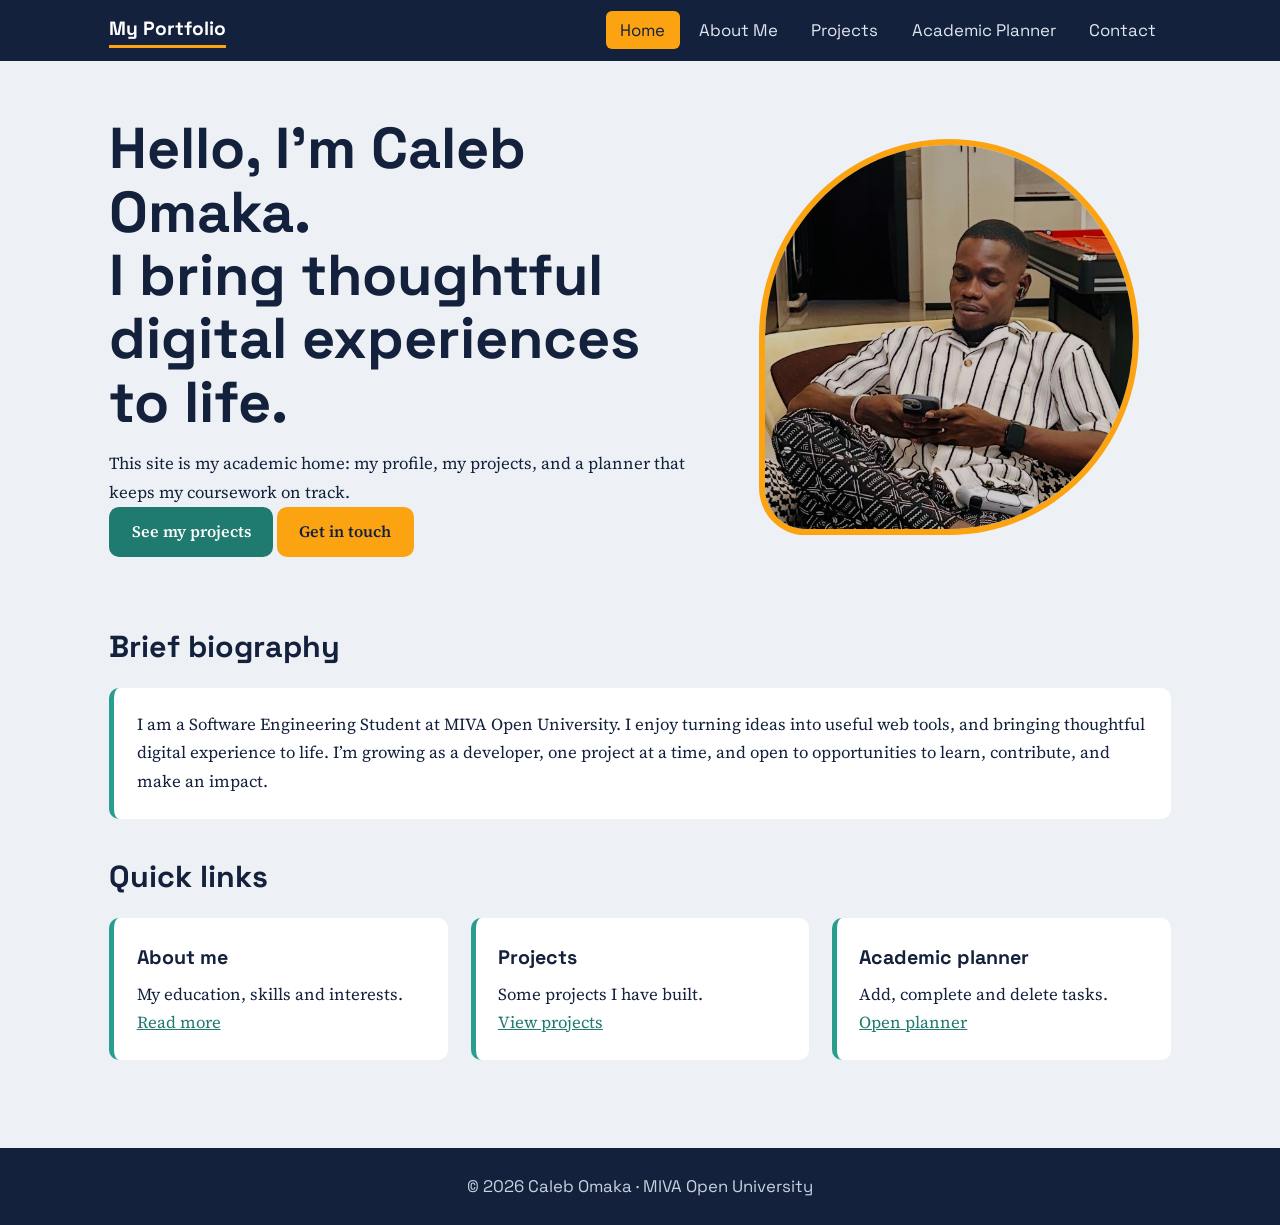
<file: index.html>
<!DOCTYPE html>
<html lang="en">
<head>
<meta charset="UTF-8">
<meta name="viewport" content="width=device-width, initial-scale=1">
<meta name="description" content="Student portfolio and academic management website">
<title>Home | Student Portfolio</title>
<link rel="preconnect" href="https://fonts.googleapis.com">
<link href="https://fonts.googleapis.com/css2?family=Source+Serif+4:wght@400;600&family=Space+Grotesk:wght@500;700&display=swap" rel="stylesheet">
<link rel="stylesheet" href="css/style.css">
</head>
<body data-page="index">
<header>
<nav aria-label="Main navigation">
<a class="logo" href="index.html">My Portfolio</a>
<button class="menu-btn" id="menu-btn" aria-label="Toggle menu" aria-expanded="false">&#9776;</button>
<ul id="menu"><li><a href="index.html" class=active aria-current=page>Home</a></li><li><a href="about.html">About Me</a></li><li><a href="projects.html">Projects</a></li><li><a href="planner.html">Academic Planner</a></li><li><a href="contact.html">Contact</a></li></ul>
</nav>
</header>
<main>
<section class="hero">
<div>
<h1>Hello, I'm Caleb Omaka.<br> I bring thoughtful digital experiences to life.</h1>
<p>This site is my academic home: my profile, my projects, and a planner that keeps my coursework on track.</p>
<p><a class="btn" href="projects.html">See my projects</a> <a class="btn alt" href="contact.html">Get in touch</a></p>
</div>
<img src="images/mypic.jpg" alt="Photograph of Your Name">
</section>
<section>
<h2>Brief biography</h2>
<article class="card">
<p>I am a Software Engineering Student at MIVA Open University. I enjoy turning ideas into useful web tools, and bringing thoughtful digital experience to life. 
    I’m growing as a developer, one project at a time, and open to opportunities to learn, contribute, and make an impact.</p>
</article>
</section>
<section>
<h2>Quick links</h2>
<div class="grid">
<div class="card"><h3>About me</h3><p>My education, skills and interests.</p><a href="about.html">Read more</a></div>
<div class="card"><h3>Projects</h3><p>Some projects I have built.</p><a href="projects.html">View projects</a></div>
<div class="card"><h3>Academic planner</h3><p>Add, complete and delete tasks.</p><a href="planner.html">Open planner</a></div>
</div>
</section>
</main>
<footer><p>&copy; 2026 Caleb Omaka &middot;  MIVA Open University</p></footer>
<script src="js/script.js"></script>
</body>
</html>
</file>
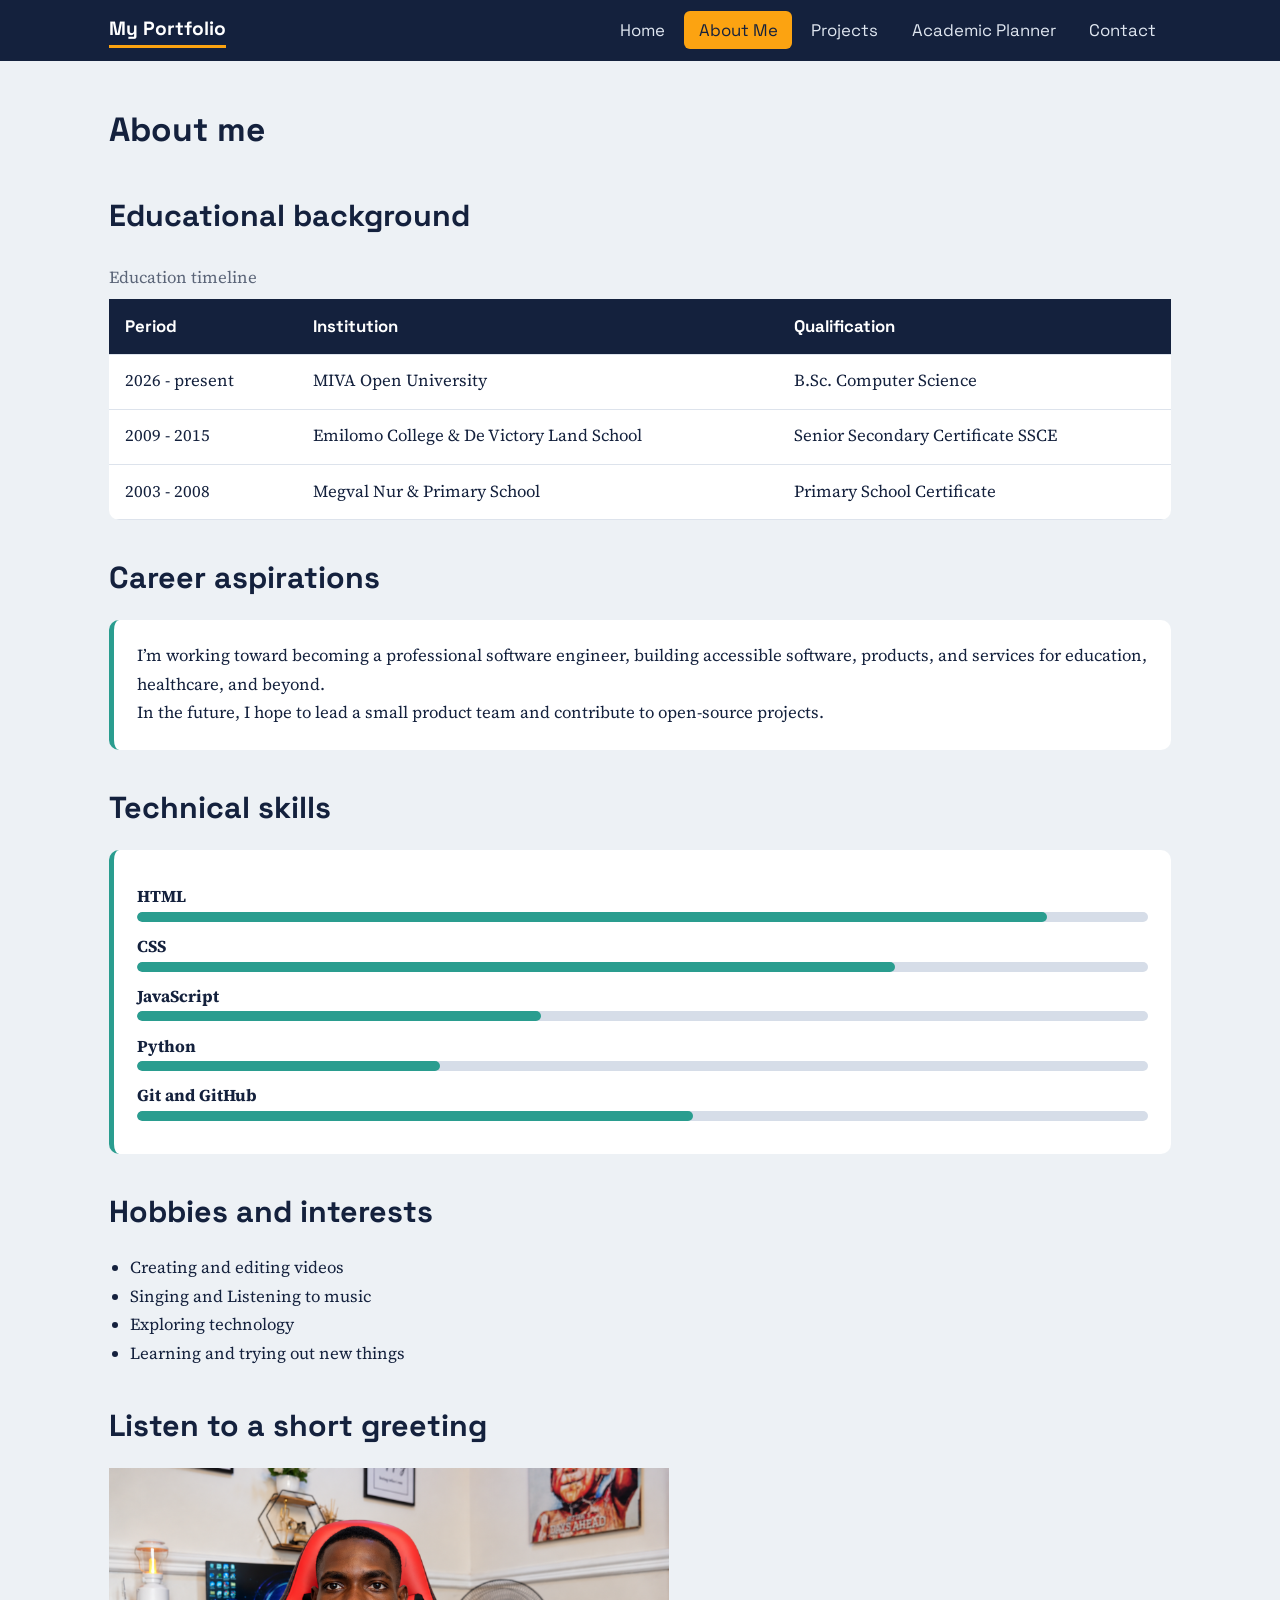
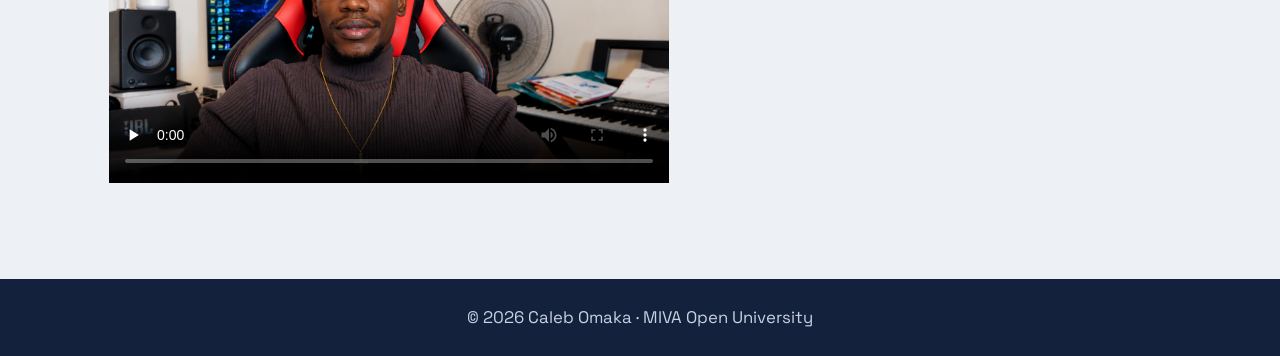
<file: about.html>
<!DOCTYPE html>
<html lang="en">
<head>
<meta charset="UTF-8">
<meta name="viewport" content="width=device-width, initial-scale=1">
<meta name="description" content="Student portfolio and academic management website">
<title>About Me | Student Portfolio</title>
<link rel="preconnect" href="https://fonts.googleapis.com">
<link href="https://fonts.googleapis.com/css2?family=Source+Serif+4:wght@400;600&family=Space+Grotesk:wght@500;700&display=swap" rel="stylesheet">
<link rel="stylesheet" href="css/style.css">
</head>
<body data-page="about">
<header>
<nav aria-label="Main navigation">
<a class="logo" href="index.html">My Portfolio</a>
<button class="menu-btn" id="menu-btn" aria-label="Toggle menu" aria-expanded="false">&#9776;</button>
<ul id="menu"><li><a href="index.html">Home</a></li><li><a href="about.html" class=active aria-current=page>About Me</a></li><li><a href="projects.html">Projects</a></li><li><a href="planner.html">Academic Planner</a></li><li><a href="contact.html">Contact</a></li></ul>
</nav>
</header>
<main>
<h1>About me</h1>
<section>
<h2>Educational background</h2>
<table>
<caption class="empty">Education timeline</caption>
<thead><tr><th scope="col">Period</th><th scope="col">Institution</th><th scope="col">Qualification</th></tr></thead>
<tbody>
<tr><td>2026 - present</td><td>MIVA Open University</td><td>B.Sc. Computer Science</td></tr>
<tr><td>2009 - 2015</td><td>Emilomo College & De Victory Land School</td><td>Senior Secondary Certificate SSCE</td></tr>
<tr><td>2003 - 2008</td><td>Megval Nur & Primary School</td><td>Primary School Certificate </td></tr>
</tbody>
</table>
</section>
<section>
<h2>Career aspirations</h2>
<article class="card"><p>I’m working toward becoming a professional software engineer, building accessible software, products, and services for education, healthcare, and beyond. <br> In the future, I hope to lead a small product team and contribute to open-source projects.</p></article>
</section>
<section>
<h2>Technical skills</h2>
<div class="card">
<div class="skill"><strong>HTML</strong><div class="bar"><span style="width:90%"></span></div></div>
<div class="skill"><strong>CSS</strong><div class="bar"><span style="width:75%"></span></div></div>
<div class="skill"><strong>JavaScript</strong><div class="bar"><span style="width:40%"></span></div></div>
<div class="skill"><strong>Python</strong><div class="bar"><span style="width:30%"></span></div></div>
<div class="skill"><strong>Git and GitHub</strong><div class="bar"><span style="width:55%"></span></div></div>
</div>
</section>
<section>
<h2>Hobbies and interests</h2>
<ul class="list">
<li>Creating and editing videos</li>
<li>Singing and Listening to music</li>
<li>Exploring technology</li>
<li>Learning and trying out new things</li>
</ul>
</section>
<section class="media">
<h2>Listen to a short greeting</h2>

<video controls poster="images/thumbnail.png" preload="none"><source src="media/intro.mp4" type="video/mp4">Add your introduction video as media/intro.mp4.</video>
</section>
</main>
<footer><p>&copy; 2026 Caleb Omaka &middot;  MIVA Open University</p></footer>
<script src="js/script.js"></script>
</body>
</html>
</file>
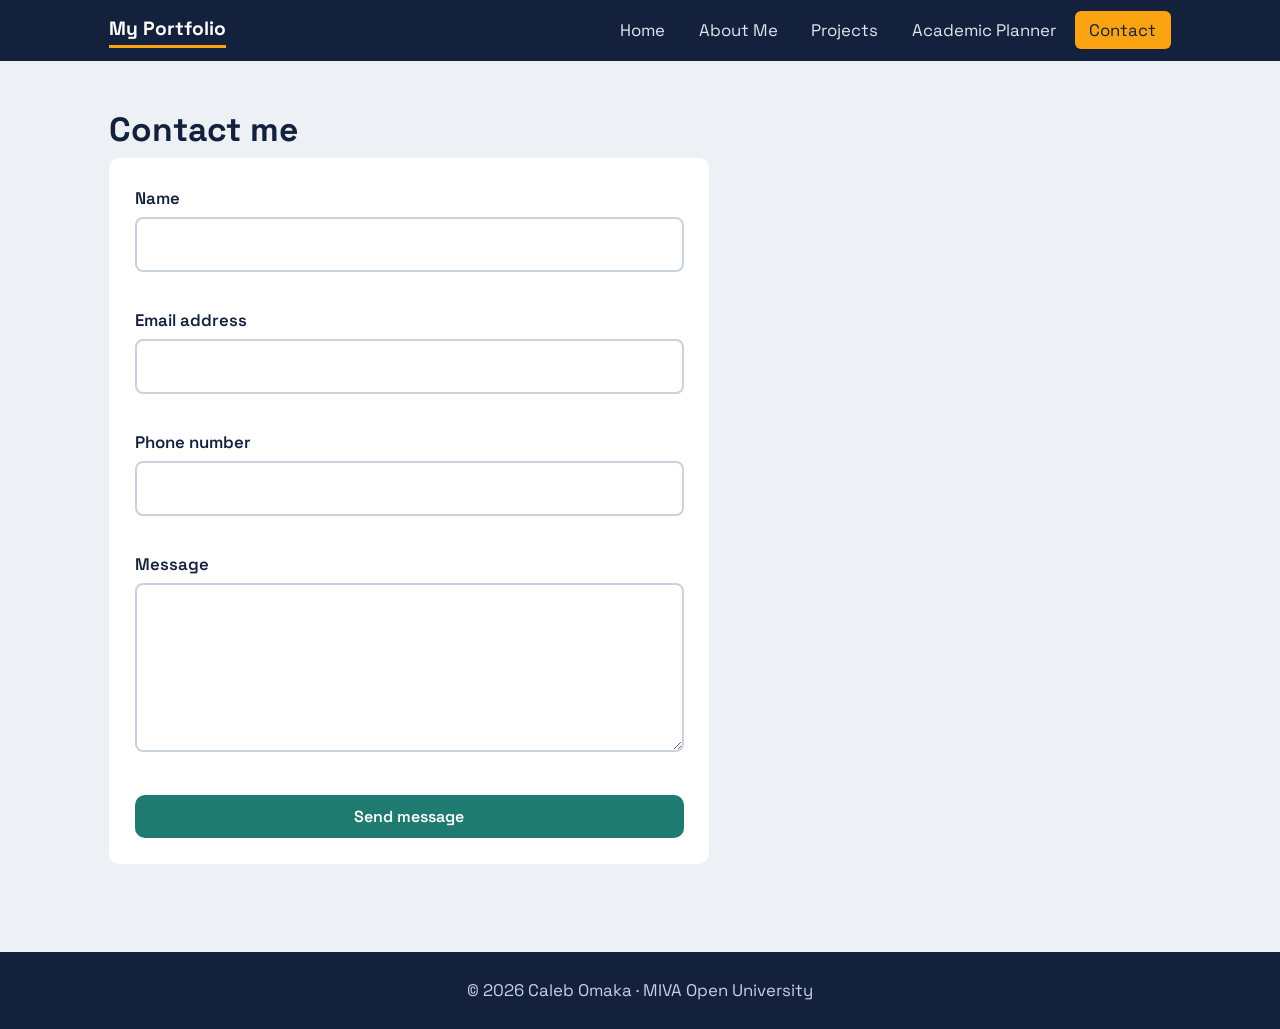
<file: contact.html>
<!DOCTYPE html>
<html lang="en">
<head>
<meta charset="UTF-8">
<meta name="viewport" content="width=device-width, initial-scale=1">
<meta name="description" content="Student portfolio and academic management website">
<title>Contact | Student Portfolio</title>
<link rel="preconnect" href="https://fonts.googleapis.com">
<link href="https://fonts.googleapis.com/css2?family=Source+Serif+4:wght@400;600&family=Space+Grotesk:wght@500;700&display=swap" rel="stylesheet">
<link rel="stylesheet" href="css/style.css">
</head>
<body data-page="contact">
<header>
<nav aria-label="Main navigation">
<a class="logo" href="index.html">My Portfolio</a>
<button class="menu-btn" id="menu-btn" aria-label="Toggle menu" aria-expanded="false">&#9776;</button>
<ul id="menu"><li><a href="index.html">Home</a></li><li><a href="about.html">About Me</a></li><li><a href="projects.html">Projects</a></li><li><a href="planner.html">Academic Planner</a></li><li><a href="contact.html" class=active aria-current=page>Contact</a></li></ul>
</nav>
</header>
<main>
<h1>Contact me</h1>
<div class="success" id="success" role="status">Thanks! Your message has been checked and is ready to send.</div>
<form id="contact-form" novalidate>
<div><label for="name">Name</label><input type="text" id="name" name="name"><p class="error" id="name-error"></p></div>
<div><label for="email">Email address</label><input type="email" id="email" name="email"><p class="error" id="email-error"></p></div>
<div><label for="phone">Phone number</label><input type="text" id="phone" name="phone" inputmode="numeric"><p class="error" id="phone-error"></p></div>
<div><label for="message">Message</label><textarea id="message" name="message" rows="5"></textarea><p class="error" id="message-error"></p></div>
<button class="btn" type="submit">Send message</button>
</form>
</main>
<footer><p>&copy; 2026 Caleb Omaka &middot;  MIVA Open University</p></footer>
<script src="js/script.js"></script>
</body>
</html>
</file>
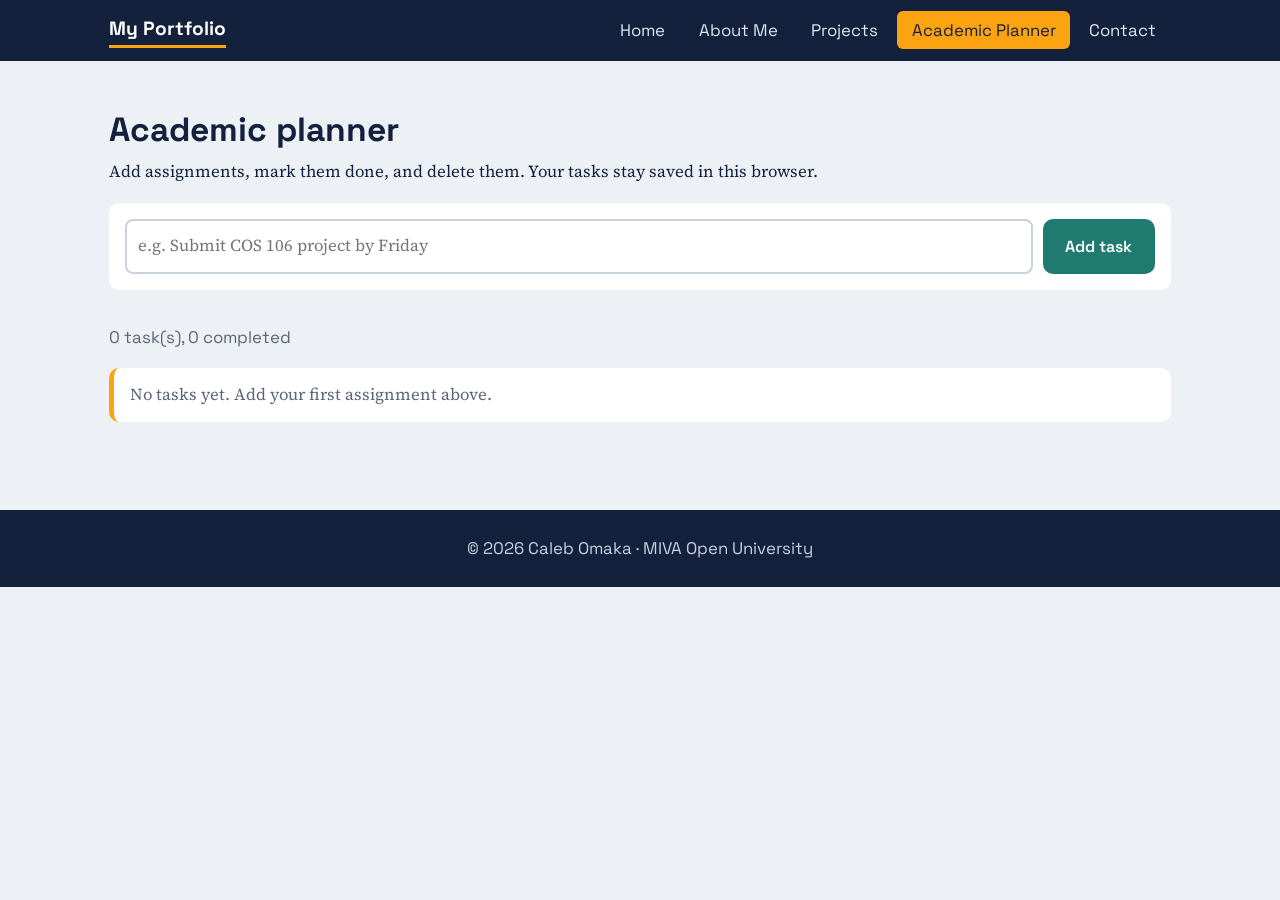
<file: planner.html>
<!DOCTYPE html>
<html lang="en">
<head>
<meta charset="UTF-8">
<meta name="viewport" content="width=device-width, initial-scale=1">
<meta name="description" content="Student portfolio and academic management website">
<title>Academic Planner | Student Portfolio</title>
<link rel="preconnect" href="https://fonts.googleapis.com">
<link href="https://fonts.googleapis.com/css2?family=Source+Serif+4:wght@400;600&family=Space+Grotesk:wght@500;700&display=swap" rel="stylesheet">
<link rel="stylesheet" href="css/style.css">
</head>
<body data-page="planner">
<header>
<nav aria-label="Main navigation">
<a class="logo" href="index.html">My Portfolio</a>
<button class="menu-btn" id="menu-btn" aria-label="Toggle menu" aria-expanded="false">&#9776;</button>
<ul id="menu"><li><a href="index.html">Home</a></li><li><a href="about.html">About Me</a></li><li><a href="projects.html">Projects</a></li><li><a href="planner.html" class=active aria-current=page>Academic Planner</a></li><li><a href="contact.html">Contact</a></li></ul>
</nav>
</header>
<main>
<h1>Academic planner</h1>
<p>Add assignments, mark them done, and delete them. Your tasks stay saved in this browser.</p>
<form id="task-form" class="add-row" style="max-width:none;padding:1rem;margin-top:1rem" novalidate>
<label for="task-input" style="position:absolute;left:-9999px">New task</label>
<input type="text" id="task-input" placeholder="e.g. Submit COS 106 project by Friday" maxlength="120">
<button class="btn" type="submit">Add task</button>
</form>
<p class="error" id="task-error" role="alert"></p>
<p class="stats" id="stats"></p>
<ul id="task-list" aria-live="polite"></ul>
</main>
<footer><p>&copy; 2026 Caleb Omaka &middot;  MIVA Open University</p></footer>
<script src="js/script.js"></script>
</body>
</html>
</file>
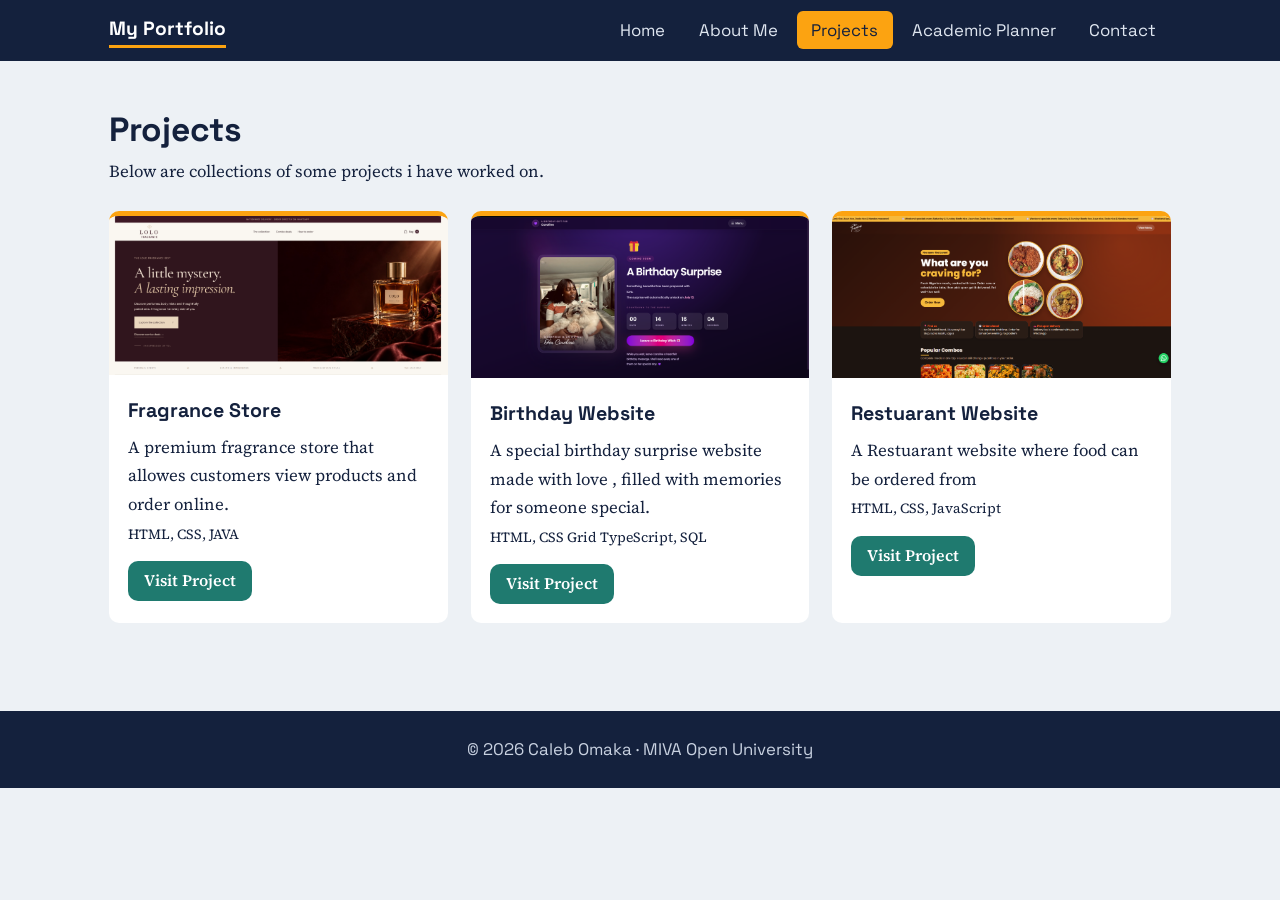
<file: projects.html>
<!DOCTYPE html>
<html lang="en">
<head>
<meta charset="UTF-8">
<meta name="viewport" content="width=device-width, initial-scale=1">
<meta name="description" content="Student portfolio and academic management website">
<title>Projects | Student Portfolio</title>
<link rel="preconnect" href="https://fonts.googleapis.com">
<link href="https://fonts.googleapis.com/css2?family=Source+Serif+4:wght@400;600&family=Space+Grotesk:wght@500;700&display=swap" rel="stylesheet">
<link rel="stylesheet" href="css/style.css">
</head>
<body data-page="projects">
<header>
<nav aria-label="Main navigation">
<a class="logo" href="index.html">My Portfolio</a>
<button class="menu-btn" id="menu-btn" aria-label="Toggle menu" aria-expanded="false">&#9776;</button>
<ul id="menu"><li><a href="index.html">Home</a></li><li><a href="about.html">About Me</a></li><li><a href="projects.html" class=active aria-current=page>Projects</a></li><li><a href="planner.html">Academic Planner</a></li><li><a href="contact.html">Contact</a></li></ul>
</nav>
</header>
<main>
<h1>Projects</h1><p>Below are collections of some projects i have worked on.</p><div class="grid" style="margin-top:1.5rem"><article class="card project"><img src="images/Lolo.png" alt="Screenshot of Fragrance Store"><div><h3>Fragrance Store</h3><p></p> A premium fragrance store that allowes customers view products and order online.</p><p><small>HTML, CSS, JAVA </small></p><a class="btn" href="https://lolofragrance.netlify.app/" target="_blank" rel="noopener">Visit Project</a></div></article><article class="card project"><img src="images/Caroline.png" alt="Screenshot of Birthday Surprise Website "><div><h3>Birthday Website</h3><p>A special birthday surprise website made with love , filled with memories for someone special.</p><p><small>HTML, CSS Grid TypeScript, SQL </small></p><a class="btn" href="https://happybirthdaycaroline.vercel.app/" target="_blank" rel="noopener">Visit Project</a></div></article><article class="card project"><img src="images/Triciapat.png" alt="Screenshot of Restuarant Website"><div><h3>Restuarant Website</h3><p>A Restuarant website where food can be ordered from</p><p><small>HTML, CSS, JavaScript</small></p><a class="btn" href="https://triciapatkitchen.netlify.app/" target="_blank" rel="noopener">Visit Project</a></div></article></div>
</main>
<footer><p>&copy; 2026 Caleb Omaka &middot;  MIVA Open University</p></footer>
<script src="js/script.js"></script>
</body>
</html>
</file>
<file: css/style.css>
:root{--ink:#14213D;--teal:#2A9D8F;--amber:#FCA311;--bg:#EDF1F5;--card:#fff;--muted:#5b6578;--danger:#c0392b;--r:10px}
*{box-sizing:border-box;margin:0;padding:0}
body{font-family:"Source Serif 4",Georgia,serif;background:var(--bg);color:var(--ink);line-height:1.7;font-size:1.05rem}
h1,h2,h3,nav,button,label,th{font-family:"Space Grotesk","Segoe UI",Arial,sans-serif}
a{color:#1f7a6f}
header{background:var(--ink);position:sticky;top:0;z-index:10}
nav{display:flex;align-items:center;justify-content:space-between;max-width:1100px;margin:auto;padding:.8rem 1.2rem}
.logo{color:#fff;font-weight:700;font-size:1.2rem;text-decoration:none;border-bottom:3px solid var(--amber)}
nav ul{display:flex;gap:.3rem;list-style:none}
nav ul a{color:#dfe6f0;text-decoration:none;padding:.5rem .9rem;border-radius:6px;transition:background .25s,color .25s}
nav ul a:hover,nav ul a.active{background:var(--amber);color:var(--ink)}
.menu-btn{display:none;background:none;border:2px solid #fff;color:#fff;padding:.3rem .7rem;border-radius:6px;font-size:1.2rem;cursor:pointer}
a:focus-visible,button:focus-visible,input:focus-visible,textarea:focus-visible{outline:3px solid var(--amber);outline-offset:2px}
main{max-width:1100px;margin:auto;padding:2.5rem 1.2rem}
.hero{display:grid;grid-template-columns:1.3fr 1fr;gap:2.5rem;align-items:center;padding:1rem 0 2rem}
.hero h1{font-size:clamp(2.2rem,5vw,3.6rem);line-height:1.1;margin-bottom:1rem}
.hero img{width:100%;max-width:380px;justify-self:center;border-radius:50% 50% 50% 12%;border:6px solid var(--amber);animation:float 1.2s ease-out both}
@keyframes float{from{opacity:0;transform:translateY(24px)}to{opacity:1;transform:none}}
.btn{display:inline-block;background:#1f7a6f;color:#fff;border:0;padding:.7rem 1.4rem;border-radius:var(--r);text-decoration:none;font-weight:600;cursor:pointer;font-size:1rem;transition:transform .2s,background .2s}
.btn:hover{background:var(--ink);transform:translateY(-2px)}
.btn.alt{background:var(--amber);color:var(--ink)}
h2{font-size:1.9rem;margin:2rem 0 1rem}
h3{margin-bottom:.4rem}
.grid{display:grid;grid-template-columns:repeat(auto-fit,minmax(260px,1fr));gap:1.4rem}
.card{background:var(--card);border-radius:var(--r);padding:1.4rem;border-left:5px solid var(--teal);transition:box-shadow .25s}
.card:hover{box-shadow:0 8px 22px rgba(20,33,61,.15)}
.project{padding:0;overflow:hidden;border-left:0;border-top:5px solid var(--amber)}
.project img{width:100%;display:block}
.project div{padding:1.2rem}
.project .btn{margin-top:.8rem;padding:.4rem 1rem}
ul.list{padding-left:1.3rem}
table{width:100%;border-collapse:collapse;background:var(--card);border-radius:var(--r);overflow:hidden}
th,td{padding:.8rem 1rem;text-align:left;border-bottom:1px solid #dde3ec}
th{background:var(--ink);color:#fff}
caption{text-align:left;padding:.4rem 0}
.skill{margin:.7rem 0}.bar{background:#d6dde8;border-radius:20px;height:10px;overflow:hidden}
.bar span{display:block;height:100%;background:var(--teal);border-radius:20px}
.media{margin-top:1.5rem}video,audio{width:100%;max-width:560px;display:block;margin:.5rem 0}
form{background:var(--card);padding:1.6rem;border-radius:var(--r);max-width:600px;display:grid;gap:1rem}
label{font-weight:600;display:block;margin-bottom:.3rem}
input,textarea{width:100%;padding:.7rem;border:2px solid #c9d2df;border-radius:8px;font:inherit}
input.invalid,textarea.invalid{border-color:var(--danger)}
.error{color:var(--danger);font-size:.9rem;min-height:1.1rem}
.success{background:#d8f3ee;border-left:5px solid var(--teal);padding:1rem;border-radius:8px;display:none;max-width:600px;margin-bottom:1rem}
.add-row{display:flex;gap:.6rem;flex-wrap:wrap;margin-bottom:1rem}.add-row input{flex:1;min-width:200px}
#task-list{list-style:none;display:grid;gap:.6rem}
#task-list li{background:var(--card);padding:.8rem 1rem;border-radius:var(--r);display:flex;align-items:center;gap:.8rem;border-left:5px solid var(--amber);animation:float .35s both}
#task-list li.done{border-left-color:var(--teal)}
#task-list li.done span{text-decoration:line-through;color:var(--muted)}
#task-list span{flex:1}
.del{background:var(--danger);color:#fff;border:0;border-radius:6px;padding:.3rem .7rem;cursor:pointer}
.empty{color:var(--muted)}
.stats{color:var(--muted);margin-bottom:1rem;font-family:"Space Grotesk",sans-serif}
footer{background:var(--ink);color:#c8d1e0;text-align:center;padding:1.5rem;margin-top:3rem;font-family:"Space Grotesk",sans-serif}
@media(max-width:760px){
.menu-btn{display:block}
nav ul{display:none;flex-direction:column;position:absolute;top:100%;left:0;right:0;background:var(--ink);padding:.5rem 1.2rem 1rem}
nav ul.open{display:flex}
.hero{grid-template-columns:1fr;text-align:center}.hero img{order:-1;max-width:260px}}
@media(prefers-reduced-motion:reduce){*{animation:none!important;transition:none!important}}
</file>
